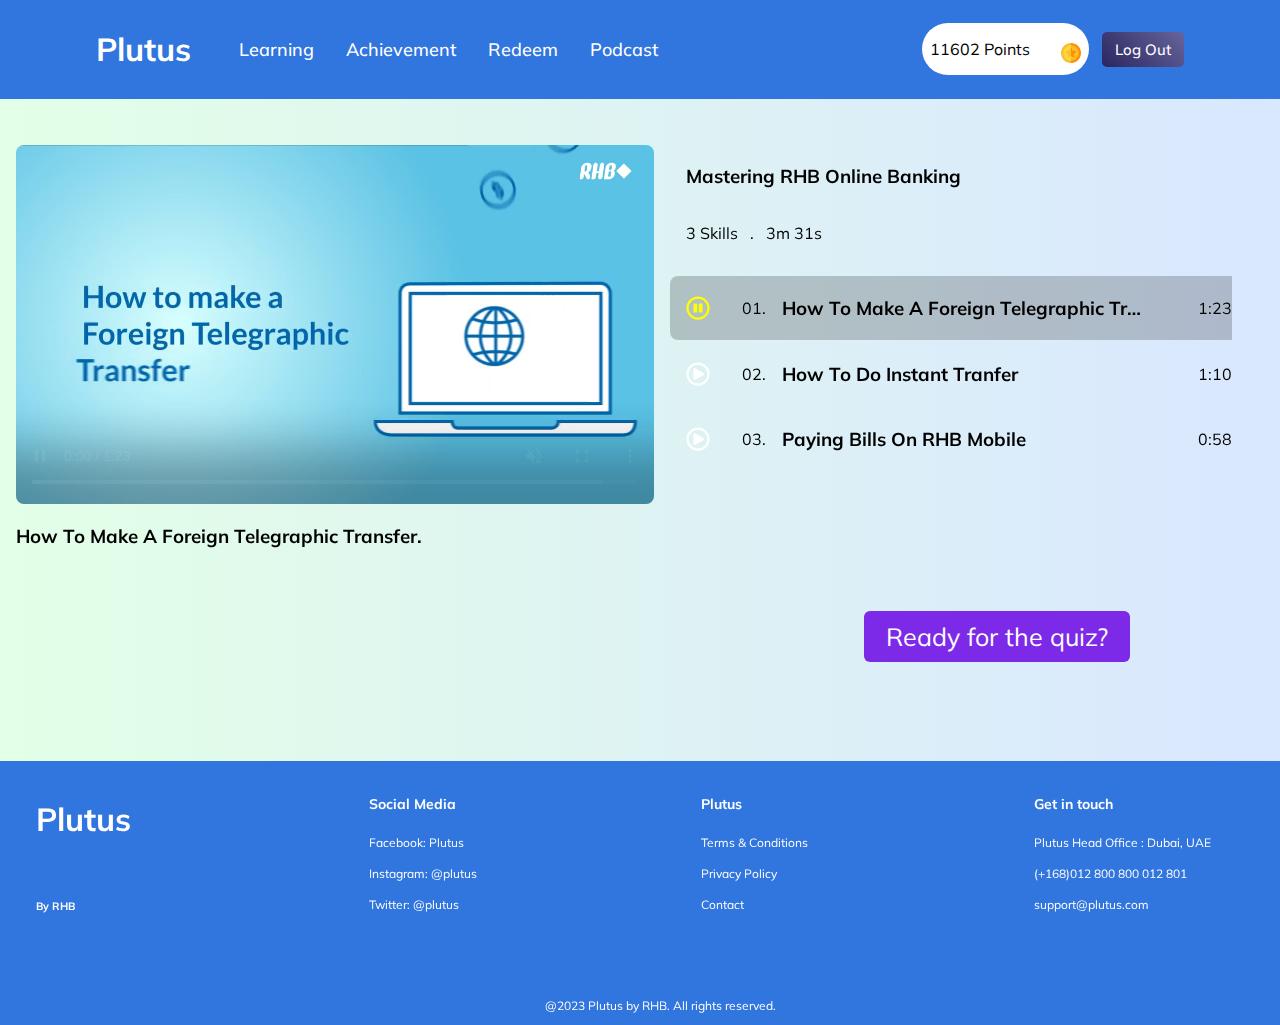
<file: Raksa-Plutu/Lesson1/main.html>
<!DOCTYPE html>
<html lang="en">
  <head>
    <meta charset="UTF-8">
    <meta name="viewport" content="width=device-width, initial-scale=1.0">
    <meta http-equiv="X-UA-Compatible" content="ie=edge">
    <title>Plutus</title>
    <link rel="stylesheet" href="main.css">
  </head>
  <body>
    <!-- NavBar Begin -->
    <div class="navbar">
        <div class="navbar-links">
          <div class="navbar-links_logo">
            <h1>Plutus</h1>
          </div>
          <div class="navbar-links_container">
            <h4 class="navbar-links_container-item"><a href="">Learning</a></h4>
            <h4 class="navbar-links_container-item"><a href="">Achievement</a></h4>
            <h4 class="navbar-links_container-item"><a href="main.css">Redeem</a></h4>
            <h4 class="navbar-links_container-item"><a href="">Podcast</a></h4>

          </div>
        </div>
        <div class="navbar-sign">
            <div class="current-score">
                <p class="current-score-amount">11602 Points</p>
                <img src="../coin.png" class="reward-coin">
            </div>
            <a><button type="button">Log Out</button></a>
        </div>
        
    </div>

    <!-- NavBar End -->


    <!-- body -->

    <main class="container">
        <section class="main-video">
            <video src="videos/Vid1.mp4" controls autoplay muted></video>
            <h3 class="title">How To Make A Foreign Telegraphic Transfer.</h3>
        </section>

        <section class="video-playlist">
            <h3 class="title">Mastering RHB Online Banking</h3>
            <p>3 skills &nbsp; . &nbsp; 3m 31s</p>
            <div class="videos">

            </div>
            <button class="button">Ready for the quiz?</button>
        </section>
        <script>
        const button = document.querySelector(".button");

        button.addEventListener("click", (e) => {
            e.preventDefault;
            button.classList.add("animate");
            setTimeout(() => {
            button.classList.remove("animate");
            }, 600);
        });
        </script>
    </main>

    <!-- body end -->

    <!-- footer -->
        <!-- Footer -->
    <div class="footer section__padding" id="footer">
        
        <div class="footer-links">
          <div class="footer-links_logo">
            <h1>Plutus</h1>
            <h6> <br />By RHB</h6>
          </div>
          <div class="footer-links_div">
            <h4>Social Media</h4>
            <p>Facebook: Plutus</p>
            <p>Instagram: @plutus</p>
            <p>Twitter: @plutus</p>
          </div>
          <div class="footer-links_div">
            <h4>Plutus</h4>
            <p>Terms & Conditions </p>
            <p>Privacy Policy</p>
            <p>Contact</p>
          </div>
          <div class="footer-links_div">
            <h4>Get in touch</h4>
            <p>Plutus Head Office : Dubai, UAE </p>
            <p>(+168)012 800 800 012 801</p>
            <p>support@plutus.com</p>
          </div>
        </div>
    
        <div class="footer-copyright">
          <p>@2023 Plutus by RHB. All rights reserved.</p>
        </div>
      </div>
    <!-- Footer -->


    <!-- footer end -->

	<script src="script.js"></script>
  </body>
</html>
</file>
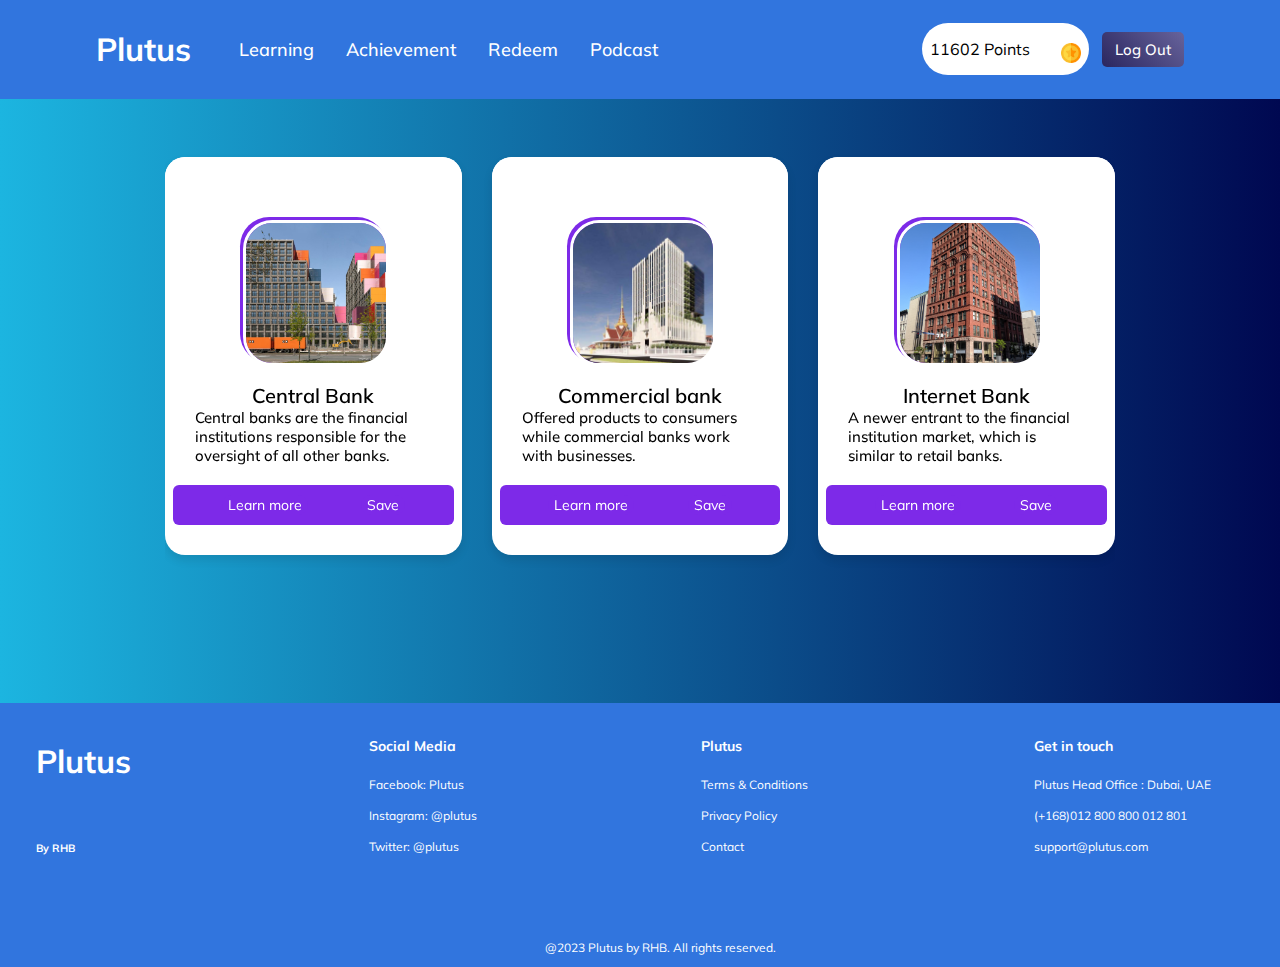
<file: Raksa-Plutu/lesson2/main.html>
<!DOCTYPE html>
<html lang="en">
  <head>
    <meta charset="UTF-8">
    <meta name="viewport" content="width=device-width, initial-scale=1.0">
    <meta http-equiv="X-UA-Compatible" content="ie=edge">
    <title>Plutus</title>
    <link rel="stylesheet" href="main.css">
    <link rel="stylesheet" href="https://unpkg.com/swiper/swiper-bundle.min.css"/>

    <!-- Fontawesome CDN Link -->
    <link rel="stylesheet" href="https://cdnjs.cloudflare.com/ajax/libs/font-awesome/6.0.0-beta3/css/all.min.css"/>
  </head>
  <body>
    <!-- NavBar Begin -->
    <div class="navbar">
        <div class="navbar-links">
          <div class="navbar-links_logo">
            <h1>Plutus</h1>
          </div>
          <div class="navbar-links_container">
            <h4 class="navbar-links_container-item"><a href="">Learning</a></h4>
            <h4 class="navbar-links_container-item"><a href="">Achievement</a></h4>
            <h4 class="navbar-links_container-item"><a href="PlutusTemplate.css">Redeem</a></h4>
            <h4 class="navbar-links_container-item"><a href="">Podcast</a></h4>

          </div>
        </div>
        <div class="navbar-sign">
            <div class="current-score">
                <p class="current-score-amount">11602 Points</p>
                <img src="../coin.png" class="reward-coin">
            </div>
            <a><button type="button">Log Out</button></a>
        </div>
        
    </div>

    <!-- NavBar End -->


    <!-- body -->

    
  <section>
    
    <div class="swiper mySwiper container">
      <div class="swiper-wrapper content">

        <div class="swiper-slide card">
          <div class="card-content">
            <div class="image">
              <img src="img/img1.jpg" alt="">
            </div>
            <div class="name-profession">
              <span class="name">Central Bank</span>
              <span class="profession">Central banks are the financial institutions responsible for the oversight of all other banks.</span>
            </div>

            <div class="button">
              <button class="aboutMe">Learn more</button>
              <button class="hireMe">Save</button>
            </div>
          </div>
        </div>
        <div class="swiper-slide card">
          <div class="card-content">
            <div class="image">
              <img src="img/img2.jpg" alt="">
            </div>

            <div class="name-profession">
              <span class="name">Commercial bank</span>
              <span class="profession">Offered products to consumers while commercial banks work with businesses.</span>
            </div>
            <div class="button">
              <button class="aboutMe">Learn more</button>
              <button class="hireMe">Save</button>
            </div>
          </div>
        </div>
        <div class="swiper-slide card">
          <div class="card-content">
            <div class="image">
              <img src="img/img3.jpg" alt="">
            </div>

       
            <div class="name-profession">
              <span class="name">Internet Bank</span>
              <span class="profession">A newer entrant to the financial institution market, which is similar to retail banks. </span>
            </div>

            <div class="button">
              <button class="aboutMe">Learn more</button>
              <button class="hireMe">Save</button>
            </div>
          </div>
        </div>
  
          </div>
        </div>

      </div>
    </div>

    <div class="swiper-button-next"></div>
      <div class="swiper-button-prev"></div>
      <div class="swiper-pagination"></div>
  </section>
  


  <!-- Swiper JS -->
  <script src="https://unpkg.com/swiper/swiper-bundle.min.js"></script>

    <!-- body end -->

    <!-- footer -->
        <!-- Footer -->
    <div class="footer section__padding" id="footer">
        
        <div class="footer-links">
          <div class="footer-links_logo">
            <h1>Plutus</h1>
            <h6> <br />By RHB</h6>
          </div>
          <div class="footer-links_div">
            <h4>Social Media</h4>
            <p>Facebook: Plutus</p>
            <p>Instagram: @plutus</p>
            <p>Twitter: @plutus</p>
          </div>
          <div class="footer-links_div">
            <h4>Plutus</h4>
            <p>Terms & Conditions </p>
            <p>Privacy Policy</p>
            <p>Contact</p>
          </div>
          <div class="footer-links_div">
            <h4>Get in touch</h4>
            <p>Plutus Head Office : Dubai, UAE </p>
            <p>(+168)012 800 800 012 801</p>
            <p>support@plutus.com</p>
          </div>
        </div>
    
        <div class="footer-copyright">
          <p>@2023 Plutus by RHB. All rights reserved.</p>
        </div>
      </div>
    <!-- Footer -->


    <!-- footer end -->




	<script src="script.js"></script>
  </body>
</html>
</file>
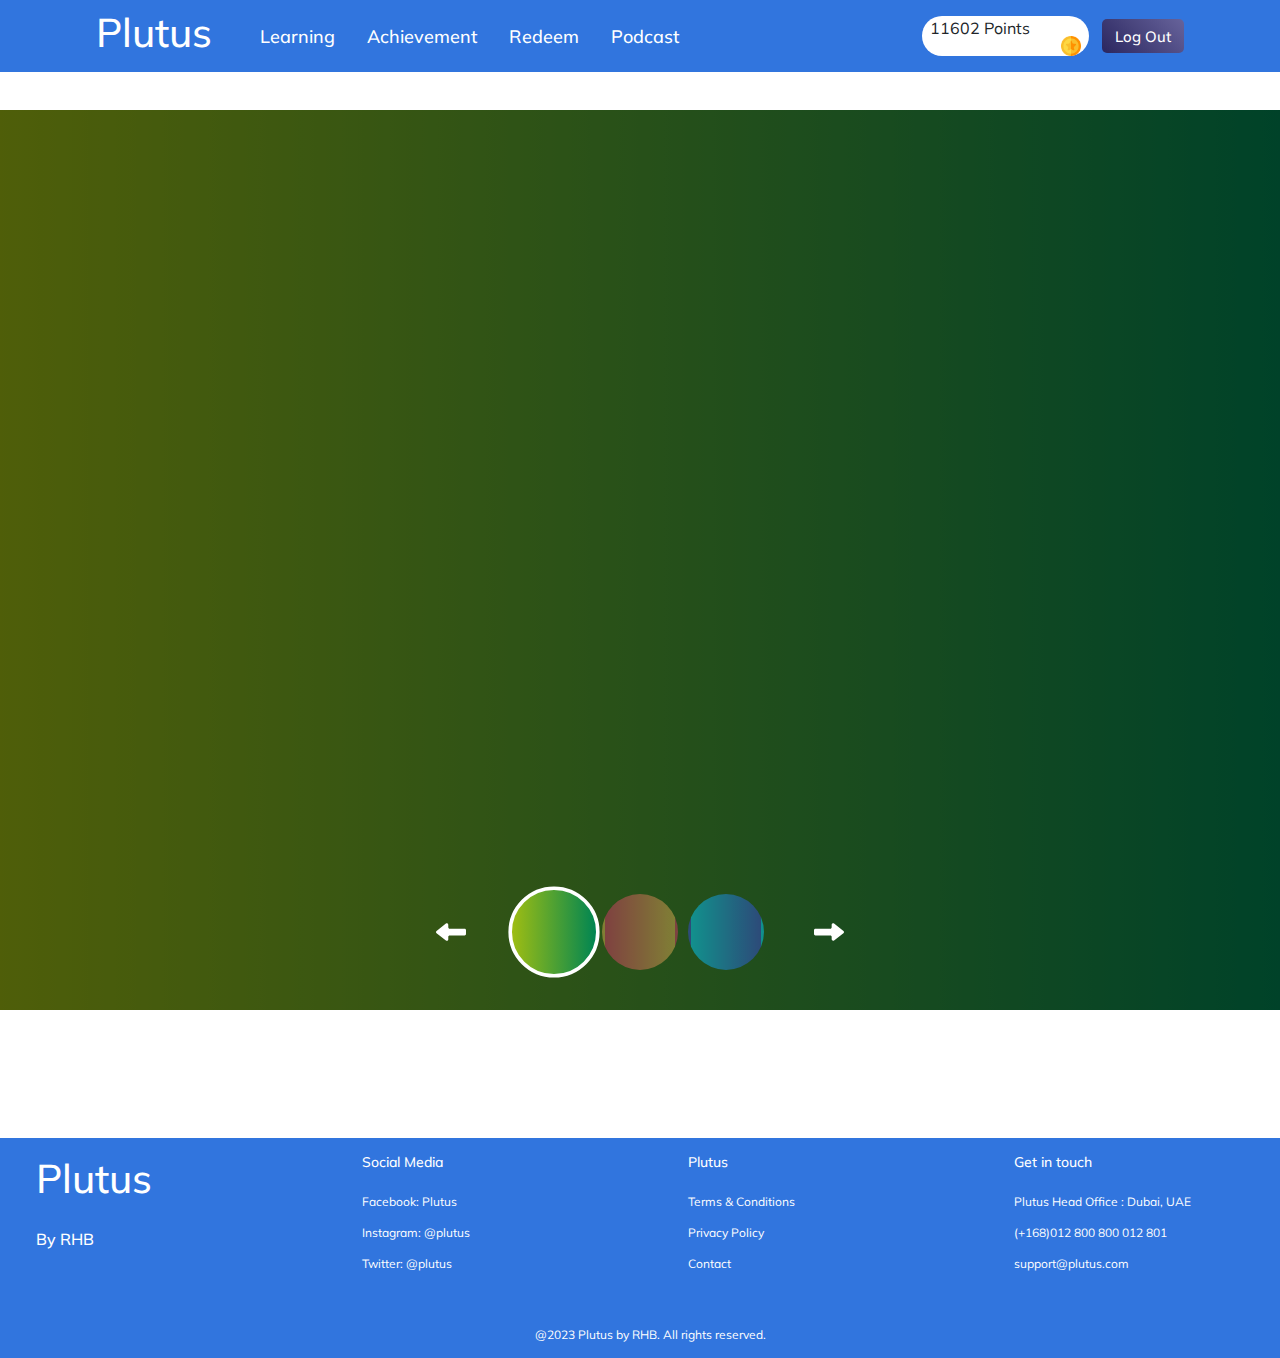
<file: Raksa-Plutu/Lesson3/main.html>
<!DOCTYPE html>
<html lang="en">
  <head>
    <meta charset="UTF-8">
    <meta name="viewport" content="width=device-width, initial-scale=1.0">
    <meta http-equiv="X-UA-Compatible" content="ie=edge">
    <title>Plutus</title>
    <link rel="stylesheet" type="text/css" href="css/bootstrap.min.css">
    <link rel="stylesheet" type="text/css" href="css/main.css">
  </head>
  <body>
    <!-- NavBar Begin -->
    <div class="navbar">
        <div class="navbar-links">
          <div class="navbar-links_logo">
            <h1>Plutus</h1>
          </div>
          <div class="navbar-links_container">
            <h4 class="navbar-links_container-item"><a href="">Learning</a></h4>
            <h4 class="navbar-links_container-item"><a href="">Achievement</a></h4>
            <h4 class="navbar-links_container-item"><a href="PlutusTemplate.css">Redeem</a></h4>
            <h4 class="navbar-links_container-item"><a href="">Podcast</a></h4>

          </div>
        </div>
        <div class="navbar-sign">
            <div class="current-score">
                <p class="current-score-amount">11602 Points</p>
                <img src="../coin.png" class="reward-coin">
            </div>
            <a><button type="button">Log Out</button></a>
        </div>
        
    </div>

    <!-- NavBar End -->


    <!-- body -->

    <section class="home">
        <div id="carousel" class="carousel slide" data-ride="carousel">
        <div class="carousel-controls">
          <ol class="carousel-indicators">
            <li data-target="#carousel" data-slide-to="0" class="active" style="background: linear-gradient(90deg, #9ebd13 0%, #008552 100%);"></li>
            <li data-target="#carousel" data-slide-to="1" style="background: linear-gradient(90deg, #d53369 0%, #daae51 100%);"></li>
            <li data-target="#carousel" data-slide-to="2" style="background: linear-gradient(90deg, #00d2ff 0%, #3a47d5 100%);"></li>
            
          </ol>
          <a class="carousel-control-prev" href="#carousel" role="button" data-slide="prev">
           <img src="img/left-arrow.svg" alt="Prev"> 
        </a>
        <a class="carousel-control-next" href="#carousel" role="button" data-slide="next">
          <img src="img/right-arrow.svg" alt="Next">
        </a>
        </div>
        <div class="carousel-inner">
          <div class="carousel-item active" style="background: linear-gradient(90deg, #9ebd13 0%, #008552 100%);">
            <div class="container">
               <h2>Simple (Regular) Interest</h2>
               <p>Simple or regular interest is the amount of interest due on the loan, based on the principal loan outstanding.</p>
            </div>
          </div>
          <div class="carousel-item" style="background: linear-gradient(90deg, #d53369 0%, #daae51 100%);">
            <div class="container">
               <h2>Accrued Interest</h2>
               <p>Accrued interest is accumulated interest that is unpaid until the end of the period. If a loan requires monthly payments (at the end of each month), interest steadily accumulates throughout the month.</p>
            </div>
          </div>
          <div class="carousel-item" style="background: linear-gradient(90deg, #00d2ff 0%, #3a47d5 100%);">
            <div class="container">
               <h2>Compound Interest</h2>
               <p>Compounding interest essentially means “interest on interest.” The interest payments change each period instead of staying fixed. Simple interest is based solely on the principal outstanding, whereas compound interest uses the principal and the previously earned interest.</p>
            </div>
          </div>
        </div>
      </div>
       </section>
      
       
      

    <!-- body end -->

    <!-- footer -->
        <!-- Footer -->
    <div class="footer section__padding" id="footer">
        
        <div class="footer-links">
          <div class="footer-links_logo">
            <h1>Plutus</h1>
            <h6> <br />By RHB</h6>
          </div>
          <div class="footer-links_div">
            <h4>Social Media</h4>
            <p>Facebook: Plutus</p>
            <p>Instagram: @plutus</p>
            <p>Twitter: @plutus</p>
          </div>
          <div class="footer-links_div">
            <h4>Plutus</h4>
            <p>Terms & Conditions </p>
            <p>Privacy Policy</p>
            <p>Contact</p>
          </div>
          <div class="footer-links_div">
            <h4>Get in touch</h4>
            <p>Plutus Head Office : Dubai, UAE </p>
            <p>(+168)012 800 800 012 801</p>
            <p>support@plutus.com</p>
          </div>
        </div>
    
        <div class="footer-copyright">
          <p>@2023 Plutus by RHB. All rights reserved.</p>
        </div>
      </div>
    <!-- Footer -->


    <!-- footer end -->




	<script src="js/bootstrap.bundle.min.js"></script>
  </body>
</html>
</file>
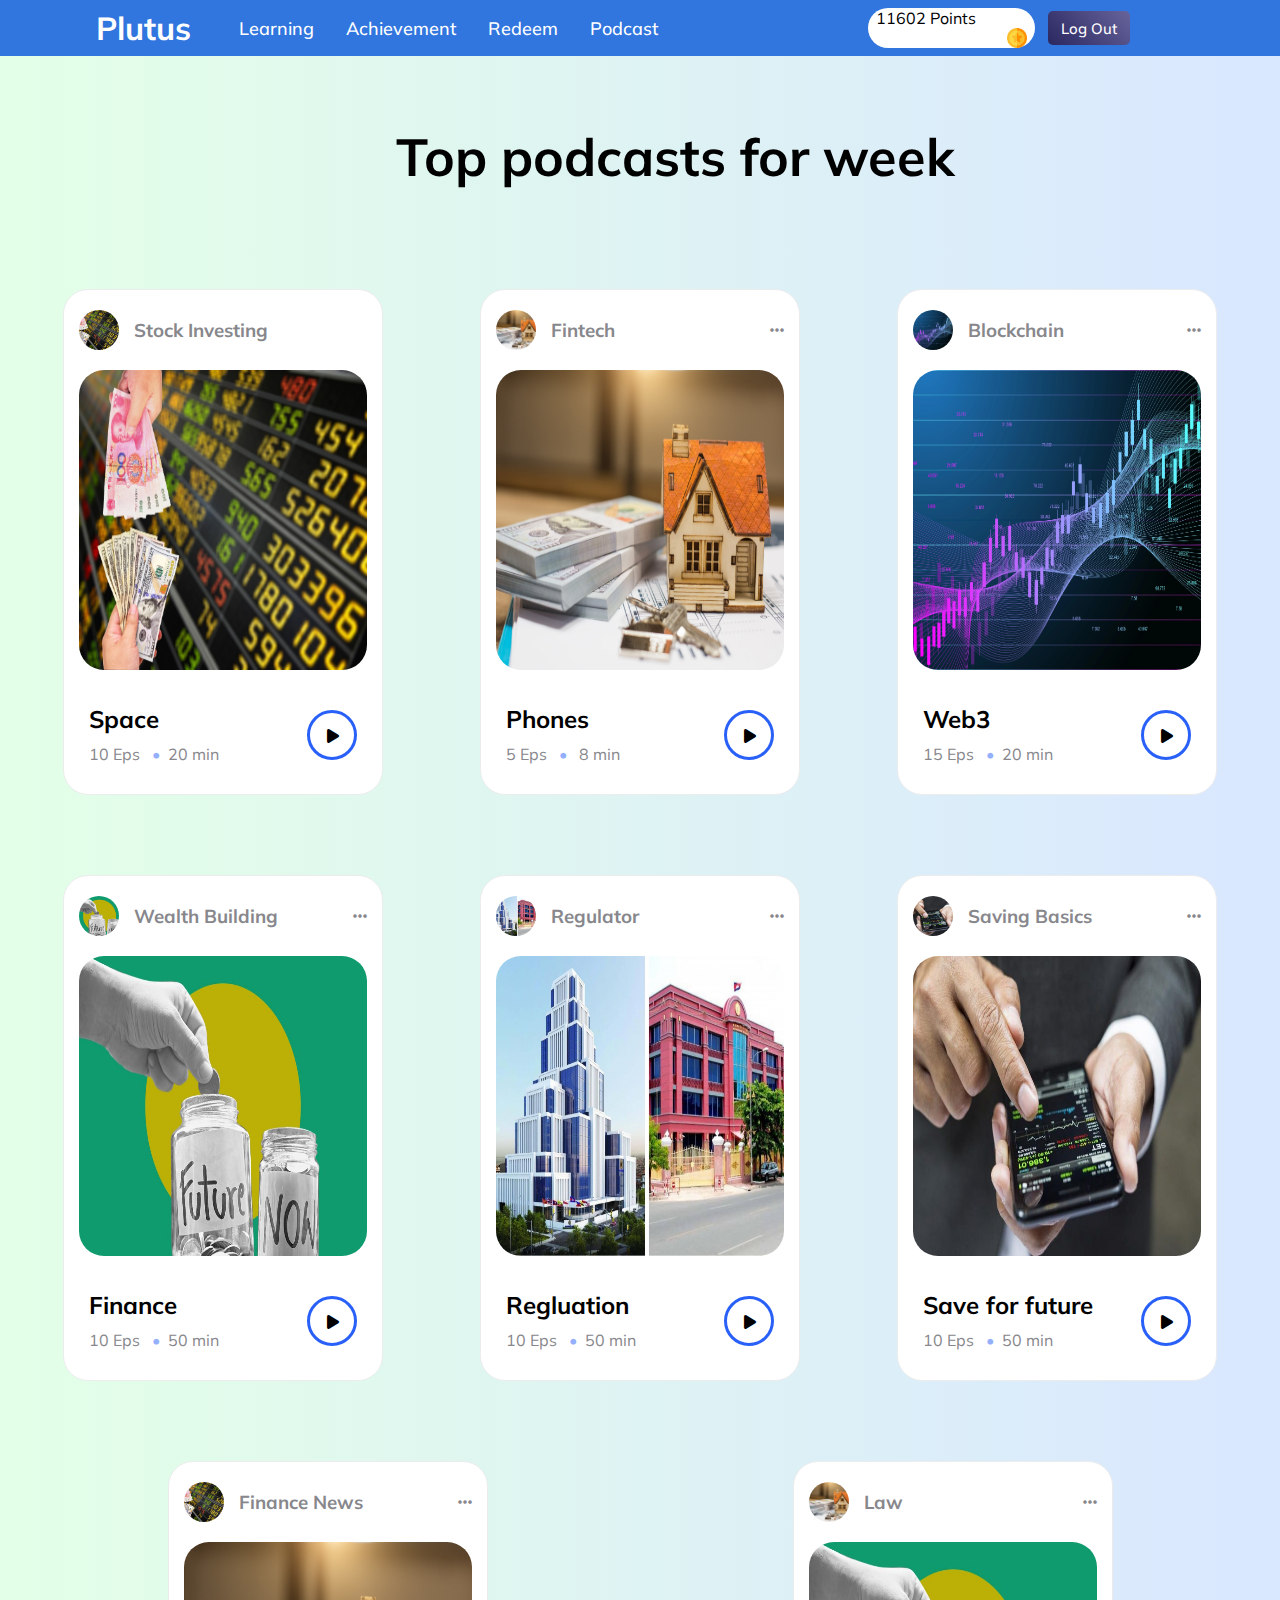
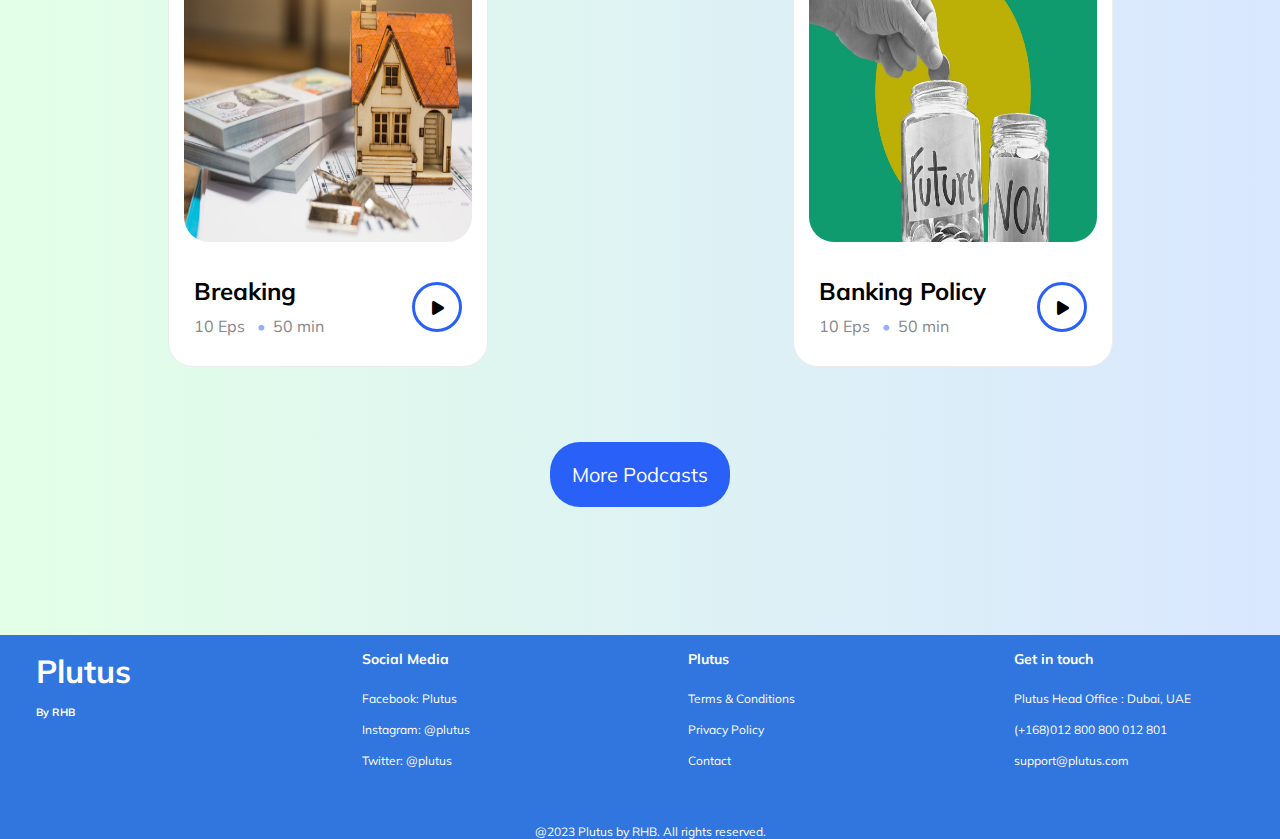
<file: Raksa-Plutu/podcast/main.html>
<!DOCTYPE html>
<html lang="en">
  <head>
    <meta charset="UTF-8">
    <meta name="viewport" content="width=device-width, initial-scale=1.0">
    <meta http-equiv="X-UA-Compatible" content="ie=edge">
    <title>Plutus</title>
    <link rel="stylesheet" href="main.css">
    <link rel="stylesheet" href="https://cdnjs.cloudflare.com/ajax/libs/font-awesome/6.1.1/css/all.min.css"/>
  </head>
  <body>
    <!-- NavBar Begin -->
    <div class="navbar">
        <div class="navbar-links">
          <div class="navbar-links_logo">
            <h1>Plutus</h1>
          </div>
          <div class="navbar-links_container">
            <h4 class="navbar-links_container-item"><a href="">Learning</a></h4>
            <h4 class="navbar-links_container-item"><a href="">Achievement</a></h4>
            <h4 class="navbar-links_container-item"><a href="PlutusTemplate.css">Redeem</a></h4>
            <h4 class="navbar-links_container-item"><a href="">Podcast</a></h4>

          </div>
        </div>
        <div class="navbar-sign">
            <div class="current-score">
                <p class="current-score-amount">11602 Points</p>
                <img src="../coin.png" class="reward-coin">
            </div>
            <a><button type="button">Log Out</button></a>
        </div>
        
    </div>

    <!-- NavBar End -->


    <!-- body -->
    
    <h1 id="title"> &nbsp; &nbsp; &nbsp;Top podcasts for week</h1>

    <div class="row">

        <div class="box">
            <div class="box_top">
                <div class="left">
                    <img src="img/img1.jpg" alt=""/>
                    <h3>Stock Investing</h3>
                </div>
                <a href="#"><i class="fa-solid fa-ellipsis"></i></a>
                
            </div>
            <img src="img/img1.jpg" alt=""/>
            <div class="box_bottom">
                <h2>Space</h2>
                <span>10 Eps <li>20 min</li></span>
                <div class="right">
                    <a href="each_podcast/index.html" style="color: black;"><i class="fa-solid fa-play"></i></a> 
                </div>
            </div>
        </div>

        <div class="box">
            <div class="box_top">
                <div class="left">
                    <img src="img/img2.jpg" alt=""/>
                    <h3>Fintech</h3>
                </div>
                <i class="fa-solid fa-ellipsis"></i>
            </div>
            <img src="img/img2.jpg" alt=""/>
            <div class="box_bottom">
                <h2>Phones</h2>
                <span>5 Eps <li> 8 min</li></span>
                <div class="right">
                    <a href="each_podcast/index.html"  style="color: black;"><i class="fa-solid fa-play"></i></a> 
                </div>
            </div>
        </div>

        <div class="box">
            <div class="box_top">
                <div class="left">
                    <img src="img/img3.jpg" alt=""/>
                    <h3>Blockchain</h3>
                </div>
                <i class="fa-solid fa-ellipsis"></i>
            </div>
            <img src="img/img3.jpg" alt=""/>
            <div class="box_bottom">
                <h2>Web3</h2>
                <span>15 Eps <li>20 min</li></span>
                <div class="right">
                    <a href="each_podcast/index.html"  style="color: black;"><i class="fa-solid fa-play"></i></a> 
                </div>
            </div>
        </div>


        <div class="box">
            <div class="box_top">
                <div class="left">
                    <img src="img/img4.jpg" alt=""/>
                    <h3>Wealth Building</h3>
                </div>
                <i class="fa-solid fa-ellipsis"></i>
            </div>
            <img src="img/img4.jpg" alt=""/>
            <div class="box_bottom">
                <h2>Finance</h2>
                <span>10 Eps <li>50 min</li></span>
                <div class="right">
                    <a href="each_podcast/index.html"  style="color: black;"><i class="fa-solid fa-play"></i></a> 
                </div>
            </div>
        </div>


        <div class="box">
            <div class="box_top">
                <div class="left">
                    <img src="img/img5.jpg" alt=""/>
                    <h3>Regulator</h3>
                </div>
                <i class="fa-solid fa-ellipsis"></i>
            </div>
            <img src="img/img5.jpg" alt=""/>
            <div class="box_bottom">
                <h2>Regluation</h2>
                <span>10 Eps <li>50 min</li></span>
                <div class="right">
                    <a href="each_podcast/index.html"  style="color: black;"><i class="fa-solid fa-play"></i></a> 
                </div>
            </div>
        </div>


        <div class="box">
            <div class="box_top">
                <div class="left">
                    <img src="img/img6.jpg" alt=""/>
                    <h3>Saving Basics</h3>
                </div>
                <i class="fa-solid fa-ellipsis"></i>
            </div>
            <img src="img/img6.jpg" alt=""/>
            <div class="box_bottom">
                <h2>Save for future</h2>
                <span>10 Eps <li>50 min</li></span>
                <div class="right">
                    <a href="each_podcast/index.html"  style="color: black;"><i class="fa-solid fa-play"></i></a> 
                </div>
            </div>
        </div>

        <div class="box">
            <div class="box_top">
                <div class="left">
                    <img src="img/img1.jpg" alt=""/>
                    <h3>Finance News</h3>
                </div>
                <i class="fa-solid fa-ellipsis"></i>
            </div>
            <img src="img/img2.jpg" alt=""/>
            <div class="box_bottom">
                <h2>Breaking</h2>
                <span>10 Eps <li>50 min</li></span>
                <div class="right">
                    <a href="each_podcast/index.html"  style="color: black;"><i class="fa-solid fa-play"></i></a> 
                </div>
            </div>
        </div>

        <div class="box">
            <div class="box_top">
                <div class="left">
                    <img src="img/img2.jpg" alt=""/>
                    <h3>Law</h3>
                </div>
                <i class="fa-solid fa-ellipsis"></i>
            </div>
            <img src="img/img4.jpg" alt=""/>
            <div class="box_bottom">
                <h2>Banking Policy</h2>
                <span>10 Eps <li>50 min</li></span>
                <div class="right">
                    <a href="each_podcast/index.html"  style="color: black;"><i class="fa-solid fa-play"></i></a> 
                </div>
            </div>
        </div>

    </div>

    <button class="button1">More Podcasts</button>
    <!-- body end -->

    <!-- footer -->
        <!-- Footer -->
    <div class="footer section__padding" id="footer">
        
        <div class="footer-links">
          <div class="footer-links_logo">
            <h1>Plutus</h1>
            <h6> <br />By RHB</h6>
          </div>
          <div class="footer-links_div">
            <h4>Social Media</h4>
            <p>Facebook: Plutus</p>
            <p>Instagram: @plutus</p>
            <p>Twitter: @plutus</p>
          </div>
          <div class="footer-links_div">
            <h4>Plutus</h4>
            <p>Terms & Conditions </p>
            <p>Privacy Policy</p>
            <p>Contact</p>
          </div>
          <div class="footer-links_div">
            <h4>Get in touch</h4>
            <p>Plutus Head Office : Dubai, UAE </p>
            <p>(+168)012 800 800 012 801</p>
            <p>support@plutus.com</p>
          </div>
        </div>
    
        <div class="footer-copyright">
          <p>@2023 Plutus by RHB. All rights reserved.</p>
        </div>
      </div>
    <!-- Footer -->


    <!-- footer end -->

  </body>
</html>
</file>
<file: Raksa-Plutu/Lesson1/main.css>
@import
url('https://fonts.googleapis.com/css?family=Muli&display=swap');
@import
url('https://fonts.googleapis.com/css2?family=Josefin+Sans&display=swap');

*{
	font-family: 'Muli', sans-serif;
}
body{
	margin: 0;
	border: 0;
    background-image: linear-gradient(90deg, #e3ffe7 0%, #d9e7ff 100%);;
}


/* navigation  */
a{
    text-decoration: none;
    color: white;
}

.topup{
    margin-right: 10%;
    
}

.topup-menu{
    display: block;
    margin-bottom: 10%;
    white-space: nowrap;
    text-align: center;
}
.navbar {
    display: flex;
    justify-content: space-between;
    align-items: center;
	background-color: #3175DE;
    padding: 0.5rem 6rem;
	margin-bottom: 3%;

}

.navbar-links {
    flex: 1;
    display: flex;
    justify-content: flex-start;
    align-items: center;
}

.navbar-links_logo {
    margin-right: 2rem;
    height: 100%;
	color: #fff;
}

.navbar-links_logo img {
    width: 30%;
}


.navbar-links_container {
    display: flex;
    flex-direction: row;
    margin-right: 5%;
}

.navbar-sign {
    display: flex;
    justify-content: flex-end;
    align-items: center;
    
}

.navbar-links_container-item{
    color: white;
    font-weight: 500;
    font-size: 18px;
    line-height: 25px;
    text-transform: capitalize;
    margin: 0 1rem;
    cursor: pointer;
    white-space: nowrap;
    text-align: center;
}

.navbar-sign button{
    padding: 0.3rem 0.8rem;
    color: #fff;
    background: linear-gradient(45deg,  #2A265F,  #67639b);
   
    font-weight: 500;
    font-size: 15px;
    line-height: 25px;
    border: none;
    outline: none;
    cursor: pointer;
    border-radius: 5px;
    flex-direction: column;
    white-space: nowrap;
    text-align: center;
}

.current-score {
	background-color: white;
	margin-right: 5%;
	height: 20%;
	width: 180px;
	padding: 0 3%;
	border-radius: 30px;
}

.reward-coin{
    width: 20px;
    float: right;
    padding: 0;
    padding-top: 13%;
}

.current-score-amount{
    float: left;
}
/* navigation end */



















/* Footer */
#footer {
	margin-top:10% ;
    display: flex;
    flex-direction: column;
    justify-content: center;
    align-items: center;
    width: 100%;
    background-color: #3175DE;
    padding-left: 20px;
	
    color: white;

}

.footer-btn-container{
    display: flex;
    flex-direction: row;
}
.footer-heading {
    width: 100%;
    text-align: center;

    margin-bottom: 3rem;
}

.footer-heading h1 {
    font-weight: 800;
    font-size: 64px;
    line-height: 75px;
}

.footer-btn {
    display: flex;
    align-items: center;
    margin-left: 2%;
    padding: 1rem;
    border: 1px solid #fff;
    text-align: center;

    margin-bottom: 10rem;
    cursor: pointer;
}

.footer-btn p {
    font-size: 18px;
    line-height: 21px;
    color: #fff;
    word-spacing: 2px;
}

.footer-links {
    display: flex;
    justify-content: space-between;
    align-items: flex-start;
    flex-direction: row;
    flex-wrap: wrap;

    width: 100%;
    text-align: left;
}

.footer-links div {
    width: 250px;
    margin: 1rem;
}

.footer-links_logo {
    display: flex;
    flex-direction: column;
    
}

.footer-links_logo img {
    width: 118px;
    height: 30px;

    margin-bottom: 1rem;
}

.footer-links_logo p {
    font-family: var(--font-family);
    font-size: 12px;
    line-height: 15px;
    color: #fff;
}

.footer-links_div {
    display: flex;
    justify-content: flex-start;
    flex-direction: column;
}

.footer-links_div h4 {
    font-size: 14px;
    line-height: 17px;
    font-family: var(--font-family);
    color: #fff;

    margin-bottom: 0.9rem;
}

.footer-links_div p {
    font-size: 12px;
    line-height: 15px;
    font-family: var(--font-family);
    color: #fff;

    margin: 0.5rem 0;
    cursor: pointer;
}

.footer-copyright {
    margin-top: 2rem;
    text-align: center;
    width: 100%;
}

.footer-copyright p {
    font-size: 12px;
    font-family: var(--font-family);
    line-height: 15px;
    color: #fff;
}
/* Footer End */

:root {
    --primary : linear-gradient(90deg, #1CB5E0 0%, #000851 100%);
    --secondary : linear-gradient(90deg, #1CB5E0 0%, #000851 100%);;
    --text : #fff;
}


.container {
    width: 95vw;

    display: grid;
    grid-template-columns: 1.8fr 1.2fr;
    gap: 1rem;
    
    padding: .5rem 1rem;
    text-transform: capitalize;
}


.main-video, .video-playlist {
    width: 100%;
    height: 30rem;
}

.main-video .title {
    margin-top: 1rem;
}

.video-playlist .title {
    padding-left: 1rem;
}

.video-playlist > p {
    padding: 1rem;
    color: var(--secondary);
}

.video-playlist .videos{
    height: 70%;
    overflow-y: auto;
}

.video-playlist .videos::-webkit-scrollbar {
    width: .4rem;
    border-radius: .4rem;
    background-color: #0005;
}

.video-playlist .videos::-webkit-scrollbar-thumb {
    border-radius: .4rem;
    background-color: #fff;
}

.video-playlist .videos .video {
    position: relative;
    width: 100%;
    height: 4rem;

    display: flex;
    justify-content: center;
    align-items: center;

    padding: 0 1rem;
    margin-top: .1rem;
    cursor: pointer;

    border-radius: .5rem;
}

.video-playlist .videos .video:hover {
    background-color: #0003;
}

.video-playlist .videos .video.active {
    background-color: #0003;
    color: var(--secondary);
}

.main-video video {
    width: 100%;
    border-radius: .5rem;
}

.video img {
    position: absolute;
    left: 1rem;
    top: 50%;
    transform: translateY(-50%);
    
    width: 1.5rem;
    height: 1.5rem;
    
    filter: invert(100%);
}

.video-playlist .videos .video.active img {
    filter: invert(100%) sepia(100%) saturate(2000%) hue-rotate(360deg);
}

.video p {
   margin-left: 2.5rem;
}

.video h3 {
    width: 23rem;
    white-space: nowrap;
    overflow: hidden;
    text-overflow: ellipsis;

    font: 100 1rem 'Poppins' 'sans-serif';
    padding: 0 .5rem;
}

.button {
    font-size: 25px;
    position:absolute;
    right: 150px;
    right: 150px;
    padding: 10px 22px;
    border-radius: 6px;
    border: none;
    color: #fff;
    cursor: pointer;
    background-color: #7d2ae8;
    transition: all 0.2s ease;
  }
  .button:active {
    transform: scale(0.96);
  }
  .button:before,
  .button:after {
    position: absolute;
    content: "";
    width: 150%;
    left: 50%;
    height: 100%;
    transform: translateX(-50%);
    z-index: -1000;
    background-repeat: no-repeat;
  }
  .button.animate::before {
    top: -70%;
    background-image: radial-gradient(circle, #7d2ae8 20%, transparent 20%),
      radial-gradient(circle, transparent 20%, #7d2ae8 20%, transparent 30%),
      radial-gradient(circle, #7d2ae8 20%, transparent 20%),
      radial-gradient(circle, #7d2ae8 20%, transparent 20%),
      radial-gradient(circle, transparent 10%, #7d2ae8 15%, transparent 20%),
      radial-gradient(circle, #7d2ae8 20%, transparent 20%),
      radial-gradient(circle, #7d2ae8 20%, transparent 20%),
      radial-gradient(circle, #7d2ae8 20%, transparent 20%),
      radial-gradient(circle, #7d2ae8 20%, transparent 20%);
    background-size: 10% 10%, 20% 20%, 15% 15%, 20% 20%, 18% 18%, 10% 10%, 15% 15%,
      10% 10%, 18% 18%;
    animation: greentopBubbles ease-in-out 0.6s forwards infinite;
  }
  @keyframes greentopBubbles {
    0% {
      background-position: 5% 90%, 10% 90%, 10% 90%, 15% 90%, 25% 90%, 25% 90%,
        40% 90%, 55% 90%, 70% 90%;
    }
    50% {
      background-position: 0% 80%, 0% 20%, 10% 40%, 20% 0%, 30% 30%, 22% 50%,
        50% 50%, 65% 20%, 90% 30%;
    }
    100% {
      background-position: 0% 70%, 0% 10%, 10% 30%, 20% -10%, 30% 20%, 22% 40%,
        50% 40%, 65% 10%, 90% 20%;
      background-size: 0% 0%, 0% 0%, 0% 0%, 0% 0%, 0% 0%, 0% 0%;
    }
  }
  .button.animate::after {
    bottom: -70%;
    background-image: radial-gradient(circle, #7d2ae8 20%, transparent 20%),
      radial-gradient(circle, #7d2ae8 20%, transparent 20%),
      radial-gradient(circle, transparent 10%, #7d2ae8 15%, transparent 20%),
      radial-gradient(circle, #7d2ae8 20%, transparent 20%),
      radial-gradient(circle, #7d2ae8 20%, transparent 20%),
      radial-gradient(circle, #7d2ae8 20%, transparent 20%),
      radial-gradient(circle, #7d2ae8 20%, transparent 20%);
    background-size: 15% 15%, 20% 20%, 18% 18%, 20% 20%, 15% 15%, 20% 20%, 18% 18%;
    animation: greenbottomBubbles ease-in-out 0.6s forwards infinite;
  }
  @keyframes greenbottomBubbles {
    0% {
      background-position: 10% -10%, 30% 10%, 55% -10%, 70% -10%, 85% -10%,
        70% -10%, 70% 0%;
    }
    50% {
      background-position: 0% 80%, 20% 80%, 45% 60%, 60% 100%, 75% 70%, 95% 60%,
        105% 0%;
    }
    100% {
      background-position: 0% 90%, 20% 90%, 45% 70%, 60% 110%, 75% 80%, 95% 70%,
        110% 10%;
      background-size: 0% 0%, 0% 0%, 0% 0%, 0% 0%, 0% 0%, 0% 0%;
    }
  }





  

  
  .navbar-links {
      flex: 1;
      display: flex;
      justify-content: flex-start;
      align-items: center;
  }
  
  .navbar-links_logo {
      margin-right: 2rem;
      height: 100%;
    color: #fff;
  }
  
  .navbar-links_logo img {
      width: 30%;
  }
  
  
  .navbar-links_container {
      display: flex;
      flex-direction: row;
      margin-right: 5%;
  }
  
  .navbar-sign {
      display: flex;
      justify-content: flex-end;
      align-items: center;
      
  }
  
  .navbar-links_container-item{
      color: white;
      font-weight: 500;
      font-size: 18px;

      text-transform: capitalize;
      margin: 0 1rem;
      cursor: pointer;
      white-space: nowrap;
      text-align: center;
  }
  
  .navbar-sign button{
      padding: 0.3rem 0.8rem;
      color: #fff;
      background: linear-gradient(45deg,  #2A265F,  #67639b);
     
      font-weight: 500;
      font-size: 15px;
      line-height: 25px;
      border: none;
      outline: none;
      cursor: pointer;
      border-radius: 5px;
      flex-direction: column;
      white-space: nowrap;
      text-align: center;
  }
  
  .current-score {
    background-color: white;
    margin-right: 5%;
    height: 20%;
    width: 180px;
    padding: 0 3%;
    border-radius: 30px;
  }
  
  .reward-coin{
      width: 20px;
      float: right;
      padding: 0;
      padding-top: 13%;
  }
  
  .current-score-amount{
      float: left;
  }
  /* navigation end */
</file>
<file: Raksa-Plutu/lesson2/main.css>
@import
url('https://fonts.googleapis.com/css?family=Muli&display=swap');
@import
url('https://fonts.googleapis.com/css2?family=Josefin+Sans&display=swap');

*{
	font-family: 'Muli', sans-serif;
}
body{
	margin: 0;
	border: 0;
    background-image: linear-gradient(90deg, #1CB5E0 0%, #000851 100%);
}


/* navigation  */
a{
    text-decoration: none;
    color: white;
}

.topup{
    margin-right: 10%;
    
}

.topup-menu{
    display: block;
    margin-bottom: 10%;
    white-space: nowrap;
    text-align: center;
}
.navbar {
    display: flex;
    justify-content: space-between;
    align-items: center;
	background-color: #3175DE;
    padding: 0.5rem 6rem;
	margin-bottom: 3%;

}

.navbar-links {
    flex: 1;
    display: flex;
    justify-content: flex-start;
    align-items: center;
}

.navbar-links_logo {
    margin-right: 2rem;
    height: 100%;
	color: #fff;
}

.navbar-links_logo img {
    width: 30%;
}


.navbar-links_container {
    display: flex;
    flex-direction: row;
    margin-right: 5%;
}

.navbar-sign {
    display: flex;
    justify-content: flex-end;
    align-items: center;
    
}

.navbar-links_container-item{
    color: white;
    font-weight: 500;
    font-size: 18px;
    line-height: 25px;
    text-transform: capitalize;
    margin: 0 1rem;
    cursor: pointer;
    white-space: nowrap;
    text-align: center;
}

.navbar-sign button{
    padding: 0.3rem 0.8rem;
    color: #fff;
    background: linear-gradient(45deg,  #2A265F,  #67639b);
   
    font-weight: 500;
    font-size: 15px;
    line-height: 25px;
    border: none;
    outline: none;
    cursor: pointer;
    border-radius: 5px;
    flex-direction: column;
    white-space: nowrap;
    text-align: center;
}

.current-score {
	background-color: white;
	margin-right: 5%;
	height: 20%;
	width: 180px;
	padding: 0 3%;
	border-radius: 30px;
}

.reward-coin{
    width: 20px;
    float: right;
    padding: 0;
    padding-top: 13%;
}

.current-score-amount{
    float: left;
}
/* navigation end */



















/* Footer */
#footer {
	margin-top:10% ;
    display: flex;
    flex-direction: column;
    justify-content: center;
    align-items: center;
    width: 100%;
    background-color: #3175DE;
    padding-left: 20px;
	
    color: white;

}

.footer-btn-container{
    display: flex;
    flex-direction: row;
}
.footer-heading {
    width: 100%;
    text-align: center;

    margin-bottom: 3rem;
}

.footer-heading h1 {
    font-weight: 800;
    font-size: 64px;
    line-height: 75px;
}

.footer-btn {
    display: flex;
    align-items: center;
    margin-left: 2%;
    padding: 1rem;
    border: 1px solid #fff;
    text-align: center;

    margin-bottom: 10rem;
    cursor: pointer;
}

.footer-btn p {
    font-size: 18px;
    line-height: 21px;
    color: #fff;
    word-spacing: 2px;
}

.footer-links {
    display: flex;
    justify-content: space-between;
    align-items: flex-start;
    flex-direction: row;
    flex-wrap: wrap;

    width: 100%;
    text-align: left;
}

.footer-links div {
    width: 250px;
    margin: 1rem;
}

.footer-links_logo {
    display: flex;
    flex-direction: column;
    
}

.footer-links_logo img {
    width: 118px;
    height: 30px;

    margin-bottom: 1rem;
}

.footer-links_logo p {
    font-family: var(--font-family);
    font-size: 12px;
    line-height: 15px;
    color: #fff;
}

.footer-links_div {
    display: flex;
    justify-content: flex-start;
    flex-direction: column;
}

.footer-links_div h4 {
    font-size: 14px;
    line-height: 17px;
    font-family: var(--font-family);
    color: #fff;

    margin-bottom: 0.9rem;
}

.footer-links_div p {
    font-size: 12px;
    line-height: 15px;
    font-family: var(--font-family);
    color: #fff;

    margin: 0.5rem 0;
    cursor: pointer;
}

.footer-copyright {
    margin-top: 2rem;
    text-align: center;
    width: 100%;
}

.footer-copyright p {
    font-size: 12px;
    font-family: var(--font-family);
    line-height: 15px;
    color: #fff;
}
/* Footer End */





  
  .swiper{
    width: 950px;
  }
  
  .card{
    position: relative;
    background: #fff;
    border-radius: 20px;
    height: 400px;
    margin: 20px 0;
    box-shadow: 0 5px 10px rgba(0, 0, 0, 0.1);
  }
  
  .card::before{
    content: "";
    position: absolute;
    height: 40%;
    width: 100%;
    background: white;
    border-radius: 20px 20px 0 0;
  }
  
  .card .card-content{
    display: flex;
    flex-direction: column;
    align-items: center;
    padding: 30px;
    position: relative;
    z-index: 100;
  }
  
  section .card .image{
    height: 140px;
    width: 140px;
    border-radius: 20%;
    padding: 3px;
    background: #7d2ae8;
    margin-top: 30px;
  }
  
  section .card .image img{
    height: 100%;
    width: 100%;
    object-fit: cover;
    border-radius: 20%;
    border: 3px solid #fff;
  }
  
  .card .media-icons{
    position: absolute;
    top: 12px;
    right: 95px;
    display: flex;
    flex-direction: row;
    align-items: center;
  }
  
  .card .media-icons i{
    color: #7d2ae8;
    opacity: 0.6;
    margin-top: 10px;
    transition: all 0.3s ease;
    cursor: pointer;
    margin: 10px;
  }
  
  .card .media-icons i:hover{
    opacity: 1;
  }
  
  .card .name-profession{
    display: flex;
    flex-direction: column;
    align-items: center;
    margin-top: 20px;
    color: black;
  } 
  
  .name-profession .name{
    font-size: 20px;
    font-weight: 600;
  }
  
  .name-profession .profession{
    font-size:15px;
    font-weight: 500;
  }
  
  .card .rating{
    display: flex;
    align-items: center;
    margin-top: 18px;
  }
  
  .card .rating i{
    font-size: 18px;
    margin: 0 2px;
    color: #7d2ae8;
  }
  
  .card .button{
    width: 100%;
    display: flex;
    justify-content: space-around;
    margin-top: 20px;
  }
  
  .card .button button{
    background: #7d2ae8;
    outline: none;
    border: none;
    color: #fff;
  
    border-radius: 10px;
    font-size: 14px;
    transition: all 0.3s ease;
    cursor: pointer;
  }
  
  .button button:hover{
    background: #6616d0;
  }
  
  .swiper-pagination{
    position: absolute;
    top: 450px;
  }
  
  .swiper-pagination-bullet{
    height: 7px;
    width: 26px;
    border-radius: 25px;
    background: white;
  }
  
  .swiper-button-next, .swiper-button-prev{
    opacity: 0.7;
    color: white;
    transition: all 0.3s ease;
  }
  .swiper-button-next:hover, .swiper-button-prev:hover{
    opacity: 1;
    color: white;
  }
  
  .button {
      font-size: 25px;
      padding: 10px 22px;
      border-radius: 6px;
      border: none;
    
      color: #fff;
      cursor: pointer;
      background-color: #7d2ae8;
      transition: all 0.2s ease;
    }
   
    .button:active {
      transform: scale(0.96);
    }
    .button:before,
    .button:after {
      position: absolute;
      content: "";
      width: 150%;
      left: 50%;
      height: 100%;
      transform: translateX(-50%);
      z-index: -1000;
      background-repeat: no-repeat;
    }
    .button.animate::before {
      top: -70%;
      background-image: radial-gradient(circle, #7d2ae8 20%, transparent 20%),
        radial-gradient(circle, transparent 20%, #7d2ae8 20%, transparent 30%),
        radial-gradient(circle, #7d2ae8 20%, transparent 20%),
        radial-gradient(circle, #7d2ae8 20%, transparent 20%),
        radial-gradient(circle, transparent 10%, #7d2ae8 15%, transparent 20%),
        radial-gradient(circle, #7d2ae8 20%, transparent 20%),
        radial-gradient(circle, #7d2ae8 20%, transparent 20%),
        radial-gradient(circle, #7d2ae8 20%, transparent 20%),
        radial-gradient(circle, #7d2ae8 20%, transparent 20%);
      background-size: 10% 10%, 20% 20%, 15% 15%, 20% 20%, 18% 18%, 10% 10%, 15% 15%,
        10% 10%, 18% 18%;
      animation: greentopBubbles ease-in-out 0.6s forwards infinite;
    }
    @keyframes greentopBubbles {
      0% {
        background-position: 5% 90%, 10% 90%, 10% 90%, 15% 90%, 25% 90%, 25% 90%,
          40% 90%, 55% 90%, 70% 90%;
      }
      50% {
        background-position: 0% 80%, 0% 20%, 10% 40%, 20% 0%, 30% 30%, 22% 50%,
          50% 50%, 65% 20%, 90% 30%;
      }
      100% {
        background-position: 0% 70%, 0% 10%, 10% 30%, 20% -10%, 30% 20%, 22% 40%,
          50% 40%, 65% 10%, 90% 20%;
        background-size: 0% 0%, 0% 0%, 0% 0%, 0% 0%, 0% 0%, 0% 0%;
      }
    }
    .button.animate::after {
      bottom: -70%;
      background-image: radial-gradient(circle, #7d2ae8 20%, transparent 20%),
        radial-gradient(circle, #7d2ae8 20%, transparent 20%),
        radial-gradient(circle, transparent 10%, #7d2ae8 15%, transparent 20%),
        radial-gradient(circle, #7d2ae8 20%, transparent 20%),
        radial-gradient(circle, #7d2ae8 20%, transparent 20%),
        radial-gradient(circle, #7d2ae8 20%, transparent 20%),
        radial-gradient(circle, #7d2ae8 20%, transparent 20%);
      background-size: 15% 15%, 20% 20%, 18% 18%, 20% 20%, 15% 15%, 20% 20%, 18% 18%;
      animation: greenbottomBubbles ease-in-out 0.6s forwards infinite;
    }
    @keyframes greenbottomBubbles {
      0% {
        background-position: 10% -10%, 30% 10%, 55% -10%, 70% -10%, 85% -10%,
          70% -10%, 70% 0%;
      }
      50% {
        background-position: 0% 80%, 20% 80%, 45% 60%, 60% 100%, 75% 70%, 95% 60%,
          105% 0%;
      }
      100% {
        background-position: 0% 90%, 20% 90%, 45% 70%, 60% 110%, 75% 80%, 95% 70%,
          110% 10%;
        background-size: 0% 0%, 0% 0%, 0% 0%, 0% 0%, 0% 0%, 0% 0%;
      }
    }
</file>
<file: Raksa-Plutu/Lesson3/css/main.css>
@import
url('https://fonts.googleapis.com/css?family=Muli&display=swap');
@import
url('https://fonts.googleapis.com/css2?family=Josefin+Sans&display=swap');

*{
	font-family: 'Muli', sans-serif;
}
body{
	margin: 0;
	border: 0;
}


/* navigation  */
a{
    text-decoration: none;
    color: white;
}

.topup{
    margin-right: 10%;
    
}

.topup-menu{
    display: block;
    margin-bottom: 10%;
    white-space: nowrap;
    text-align: center;
}
.navbar {
    display: flex;
    justify-content: space-between;
    align-items: center;
	background-color: #3175DE;
    padding: 0.5rem 6rem;
	margin-bottom: 3%;

}

.navbar-links {
    flex: 1;
    display: flex;
    justify-content: flex-start;
    align-items: center;
}

.navbar-links_logo {
    margin-right: 2rem;
    height: 100%;
	color: #fff;
}

.navbar-links_logo img {
    width: 30%;
}


.navbar-links_container {
    display: flex;
    flex-direction: row;
    margin-right: 5%;
}

.navbar-sign {
    display: flex;
    justify-content: flex-end;
    align-items: center;
    
}

.navbar-links_container-item{
    color: white;
    font-weight: 500;
    font-size: 18px;
    line-height: 25px;
    text-transform: capitalize;
    margin: 0 1rem;
    cursor: pointer;
    white-space: nowrap;
    text-align: center;
}

.navbar-sign button{
    padding: 0.3rem 0.8rem;
    color: #fff;
    background: linear-gradient(45deg,  #2A265F,  #67639b);
   
    font-weight: 500;
    font-size: 15px;
    line-height: 25px;
    border: none;
    outline: none;
    cursor: pointer;
    border-radius: 5px;
    flex-direction: column;
    white-space: nowrap;
    text-align: center;
}

.current-score {
	background-color: white;
	margin-right: 5%;
	height: 20%;
	width: 180px;
	padding: 0 3%;
	border-radius: 30px;
}

.reward-coin{
    width: 20px;
    float: right;
    padding: 0;
    padding-top: 13%;
}

.current-score-amount{
    float: left;
}
/* navigation end */



















/* Footer */
#footer {
	margin-top:10% ;
    display: flex;
    flex-direction: column;
    justify-content: center;
    align-items: center;
    width: 100%;
    background-color: #3175DE;
    padding-left: 20px;
	
    color: white;

}

.footer-btn-container{
    display: flex;
    flex-direction: row;
}
.footer-heading {
    width: 100%;
    text-align: center;

    margin-bottom: 3rem;
}

.footer-heading h1 {
    font-weight: 800;
    font-size: 64px;
    line-height: 75px;
}

.footer-btn {
    display: flex;
    align-items: center;
    margin-left: 2%;
    padding: 1rem;
    border: 1px solid #fff;
    text-align: center;

    margin-bottom: 10rem;
    cursor: pointer;
}

.footer-btn p {
    font-size: 18px;
    line-height: 21px;
    color: #fff;
    word-spacing: 2px;
}

.footer-links {
    display: flex;
    justify-content: space-between;
    align-items: flex-start;
    flex-direction: row;
    flex-wrap: wrap;

    width: 100%;
    text-align: left;
}

.footer-links div {
    width: 250px;
    margin: 1rem;
}

.footer-links_logo {
    display: flex;
    flex-direction: column;
    
}

.footer-links_logo img {
    width: 118px;
    height: 30px;

    margin-bottom: 1rem;
}

.footer-links_logo p {
    font-family: var(--font-family);
    font-size: 12px;
    line-height: 15px;
    color: #fff;
}

.footer-links_div {
    display: flex;
    justify-content: flex-start;
    flex-direction: column;
}

.footer-links_div h4 {
    font-size: 14px;
    line-height: 17px;
    font-family: var(--font-family);
    color: #fff;

    margin-bottom: 0.9rem;
}

.footer-links_div p {
    font-size: 12px;
    line-height: 15px;
    font-family: var(--font-family);
    color: #fff;

    margin: 0.5rem 0;
    cursor: pointer;
}

.footer-copyright {
    margin-top: 2rem;
    text-align: center;
    width: 100%;
}

.footer-copyright p {
    font-size: 12px;
    font-family: var(--font-family);
    line-height: 15px;
    color: #fff;
}
/* Footer End */


.home .carousel-item{
	min-height: 100vh;
	background-position: center;
	background-size: cover;
	position: relative;
	z-index: 1;
}
.home .carousel-item:before{
	content: '';
	position: absolute;
	left:0;
	top:0;
	width: 100%;
	height: 100%;
	background-color: rgba(0,0,0,0.5);
	z-index: -1;
}
.home .carousel-item .container{
	position: absolute;
	left: 50%;
	top:50%;
	transform: translate(-50%,-50%);
	text-align: center;
}
.home .carousel-item h2{
	font-size: 80px;
	color: #ffffff;
	margin:0 0 10px;
	opacity: 0;
}
.home .carousel-item p{
	font-size: 30px;
	margin:0;
	color: #eeeeee;
	opacity:0;
}
.home .carousel-item.active h2{
	animation: fadeInLeft 0.5s ease forwards;
}
.home .carousel-item.active p{
	animation: fadeInRight 0.5s ease forwards;
}

@keyframes fadeInLeft{
	0%{
		opacity: 0;
		transform: translateX(-30px);
	}
	100%{
		opacity: 1;
		transform: translateX(0px);
	}
}
@keyframes fadeInRight{
	0%{
		opacity: 0;
		transform: translateX(30px);
	}
	100%{
		opacity: 1;
		transform: translateX(0px);
	}
}

.home .carousel-controls{
	position: absolute;
	left: 50%;
	bottom: 40px;
	z-index: 10;
	transform: translateX(-50%);
}

.home .carousel-indicators{
	position: relative;
	margin:0;
}

.home .carousel-indicators li{
	height: 70px;
	width: 70px;
	margin:0 5px;
	border-radius: 50%;
	background-position: center;
	background-size: cover;
	border:3px solid transparent;
	transition: all 0.3s ease;
}
.home .carousel-indicators li.active{
	border-color: #ffffff;
	transform: scale(1.2);
}

.home .carousel-control-next, 
.home .carousel-control-prev{
	height: 60px;
	width: 60px;
	opacity: 1;
	z-index: 3;
	top: 50%;
	transform: translateY(-50%);
	border-radius: 50%;
	transition: all 0.3s ease;
}
.home .carousel-control-next:hover, 
.home .carousel-control-prev:hover{
   box-shadow: 0 0 10px #ffffff;
}
.home .carousel-control-next img, 
.home .carousel-control-prev img{
   width: 30px;
}
.home .carousel-control-next{
	right: -90px;
}
.home .carousel-control-prev{
	left: -90px;
}

/*responsive*/
@media(max-width: 767px){
  .home .carousel-control-next, 
  .home .carousel-control-prev{
  	display: none;
  }
  .home .carousel-indicators li{
  	height: 60px;
  	width: 60px;
  }
  .home .carousel-item h2{
  	font-size: 45px;
  }
  .home .carousel-item p{
  	font-size: 22px;
  }
}
</file>
<file: Raksa-Plutu/podcast/main.css>
@import
url('https://fonts.googleapis.com/css?family=Muli&display=swap');
@import
url('https://fonts.googleapis.com/css2?family=Josefin+Sans&display=swap');

*{
	font-family: 'Muli', sans-serif;
    margin: 0;
    padding: 0;
    box-sizing: border-box;
   
}
body{
	margin: 0;
	border: 0;
    background: linear-gradient(90deg, #e3ffe7 0%, #d9e7ff 100%);
}

#title{
    text-align: center;
    padding: 30px 20px;
    font-size: 52px;
}

/* navigation  */
a{
    text-decoration: none;
    color: white;
}

.topup{
    margin-right: 10%;
    
}

.topup-menu{
    display: block;
    margin-bottom: 10%;
    white-space: nowrap;
    text-align: center;
}
.navbar {
    display: flex;
    justify-content: space-between;
    align-items: center;
	background-color: #3175DE;
    padding: 0.5rem 6rem;
	margin-bottom: 3%;

}

.navbar-links {
    flex: 1;
    display: flex;
    justify-content: flex-start;
    align-items: center;
}

.navbar-links_logo {
    margin-right: 2rem;
    height: 100%;
	color: #fff;
}

.navbar-links_logo img {
    width: 30%;
}


.navbar-links_container {
    display: flex;
    flex-direction: row;
    margin-right: 5%;
}

.navbar-sign {
    margin-right: 5%;
    display: flex;
    justify-content: flex-end;
    align-items: center;
    
}

.navbar-links_container-item{
    color: white;
    font-weight: 500;
    font-size: 18px;
    line-height: 25px;
    text-transform: capitalize;
    margin: 0 1rem;
    cursor: pointer;
    white-space: nowrap;
    text-align: center;
}

.navbar-sign button{
    padding: 0.3rem 0.8rem;
    color: #fff;
    background: linear-gradient(45deg,  #2A265F,  #67639b);
   
    font-weight: 500;
    font-size: 15px;
    line-height: 25px;
    border: none;
    outline: none;
    cursor: pointer;
    border-radius: 5px;
    flex-direction: column;
    white-space: nowrap;
    text-align: center;
}

.current-score {
	background-color: white;
	margin-right: 5%;
	height: 20%;
	width: 180px;
	padding: 0 3%;
	border-radius: 30px;
}

.reward-coin{
    width: 20px;
    float: right;
    padding: 0;
    padding-top: 13%;
}

.current-score-amount{
    float: left;
}
/* navigation end */



















/* Footer */
#footer {
	margin-top:10% ;
    display: flex;
    flex-direction: column;
    justify-content: center;
    align-items: center;
    width: 100%;
    background-color: #3175DE;
    padding-left: 20px;
	
    color: white;

}

.footer-btn-container{
    display: flex;
    flex-direction: row;
}
.footer-heading {
    width: 100%;
    text-align: center;

    margin-bottom: 3rem;
}

.footer-heading h1 {
    font-weight: 800;
    font-size: 64px;
    line-height: 75px;
}

.footer-btn {
    display: flex;
    align-items: center;
    margin-left: 2%;
    padding: 1rem;
    border: 1px solid #fff;
    text-align: center;

    margin-bottom: 10rem;
    cursor: pointer;
}

.footer-btn p {
    font-size: 18px;
    line-height: 21px;
    color: #fff;
    word-spacing: 2px;
}

.footer-links {
    display: flex;
    justify-content: space-between;
    align-items: flex-start;
    flex-direction: row;
    flex-wrap: wrap;

    width: 100%;
    text-align: left;
}

.footer-links div {
    width: 250px;
    margin: 1rem;
}

.footer-links_logo {
    display: flex;
    flex-direction: column;
    
}

.footer-links_logo img {
    width: 118px;
    height: 30px;

    margin-bottom: 1rem;
}

.footer-links_logo p {
    font-family: var(--font-family);
    font-size: 12px;
    line-height: 15px;
    color: #fff;
}

.footer-links_div {
    display: flex;
    justify-content: flex-start;
    flex-direction: column;
}

.footer-links_div h4 {
    font-size: 14px;
    line-height: 17px;
    font-family: var(--font-family);
    color: #fff;

    margin-bottom: 0.9rem;
}

.footer-links_div p {
    font-size: 12px;
    line-height: 15px;
    font-family: var(--font-family);
    color: #fff;

    margin: 0.5rem 0;
    cursor: pointer;
}

.footer-copyright {
    margin-top: 2rem;
    text-align: center;
    width: 100%;
}

.footer-copyright p {
    font-size: 12px;
    font-family: var(--font-family);
    line-height: 15px;
    color: #fff;
}
/* Footer End */





.row{
    display: flex;
    padding: 30px 15px;
    flex-wrap: wrap;
    align-items: flex-start;
}
.box{
    max-width: 320px;
    margin: 40px auto;
    border: 1px solid #ececed;
    border-radius: 25px;
    padding: 10px 15px;
    color: #87878c;
    background: white;
}
.box img{
    width: 100%;
    height: 300px;
    border-radius: 25px;
}
.box_top{
    display: flex;
    align-items: center;
    justify-content: space-between;
    padding: 10px 0 20px;
}
.left{
    display: flex;
    align-items: center;
}
.box_top .left img{
    width: 40px;
    height: 40px;
    border-radius: 50%;
    margin-right: 15px;
    object-fit: cover;
}
.box_bottom{
    padding: 20px 10px;
}
.box_bottom h2{
    margin: 10px 0;
    color: #000;
}
.box_bottom li{
    display: inline;
}
.box_bottom li::before{
    content: "\2022";
    color: #94b0fc;
    margin: 8px ;
}
.box_bottom .right{
    color: #2960f8;
    float: right;
    margin-top: -34px;
    border: 3px solid #2960f8;
    width: 50px;
    height: 50px;
    border-radius: 50%;
    position: relative;
}
.box_bottom .right i{
    top: 15px;
    left: 17px;
    position: absolute;
}
.button1{
    font-size: 20px;
    margin: 5px auto 60px;
    width: 180px;
    background: #2960f8;
    color: #fff;
    display: block;
    padding: 20px;
    border: 0;
    border-radius: 30px;
}
</file>
